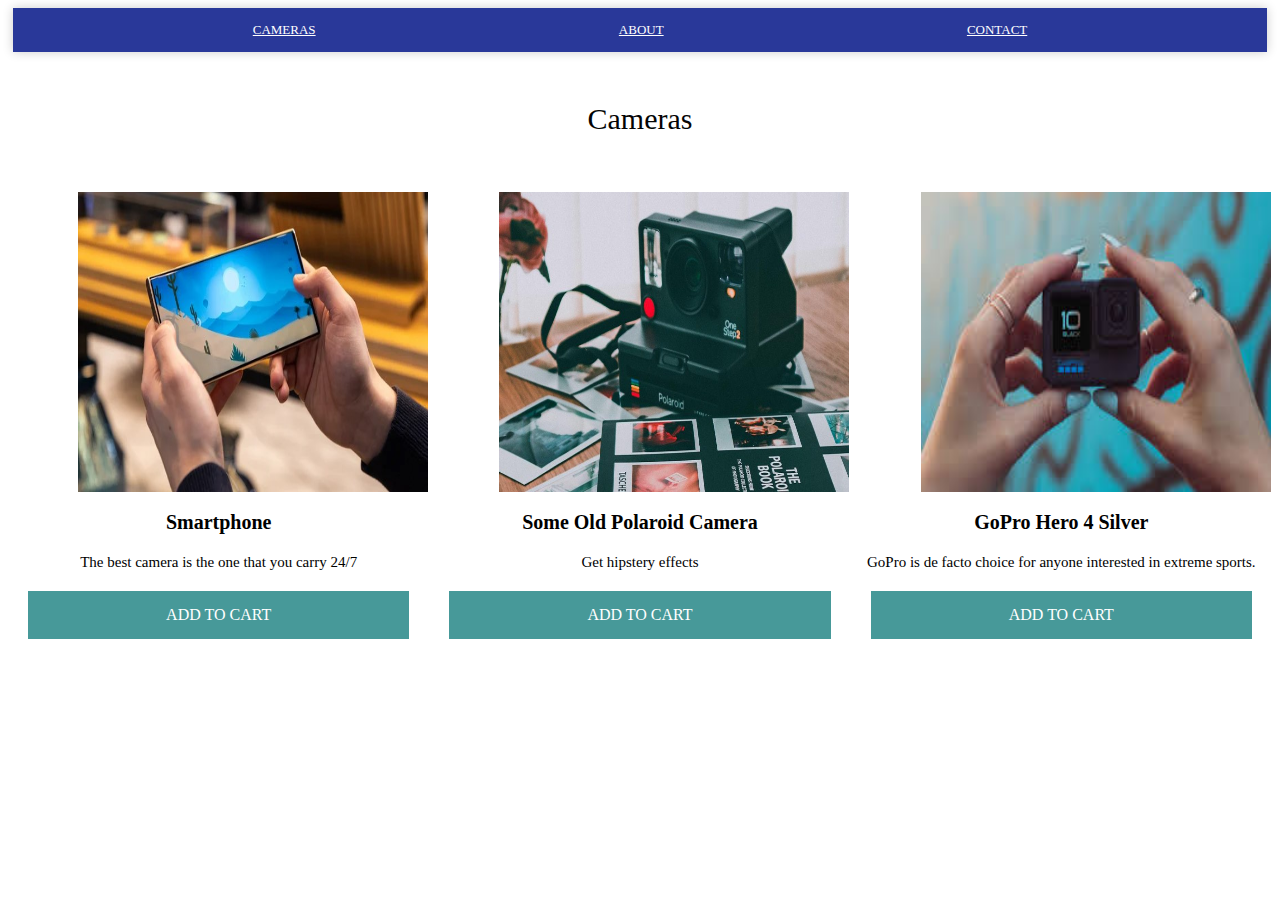
<file: Desarrollo De Aplicaciones/Ejercicio03/index.html>
<!DOCTYPE html>
<html lang="en">
<head>
    <meta charset="UTF-8">
    <meta name="viewport" content="width=device-width, initial-scale=1.0">
    <link rel="stylesheet" href="style.css">
    <title>Document</title>
</head>
<body>
    <nav>
        <ul>
            <li><a href="#">CAMERAS</a></li>
            <li><a href="#">ABOUT</a></li>
            <li><a href="#">CONTACT</a></li>
        </ul>
    </nav>
    <h1>Cameras</h1>
    <section class="grid-container">
        <div class="img-container"> 
            <img src="smartphone.jpg" alt="Descripción de la imagen">
            <p class="tituloImagen">Smartphone</p>
            <p class="DescripcionImagen">The best camera is the one that you carry 24/7</p>
            <p class="agregarVenta">ADD TO CART</p>
        </div>
        <div class="img-container"> 
            <img src="polaroid-cameras.jpg" alt="Descripción de la imagen">
            <p class="tituloImagen">Some Old Polaroid Camera </p>
            <p class="DescripcionImagen">Get hipstery effects</p>
            <p class="agregarVenta">ADD TO CART</p>
        </div>
        
        <div class="img-container"> 
            <img src="gopro.jpg" alt="Descripción de la imagen">
            <p class="tituloImagen">GoPro Hero 4 Silver</p>
            <p class="DescripcionImagen">GoPro is de facto choice for anyone interested in extreme sports.</p>
            <p class="agregarVenta">ADD TO CART</p>
        </div>
    </section>
</body>
</html>
</file>
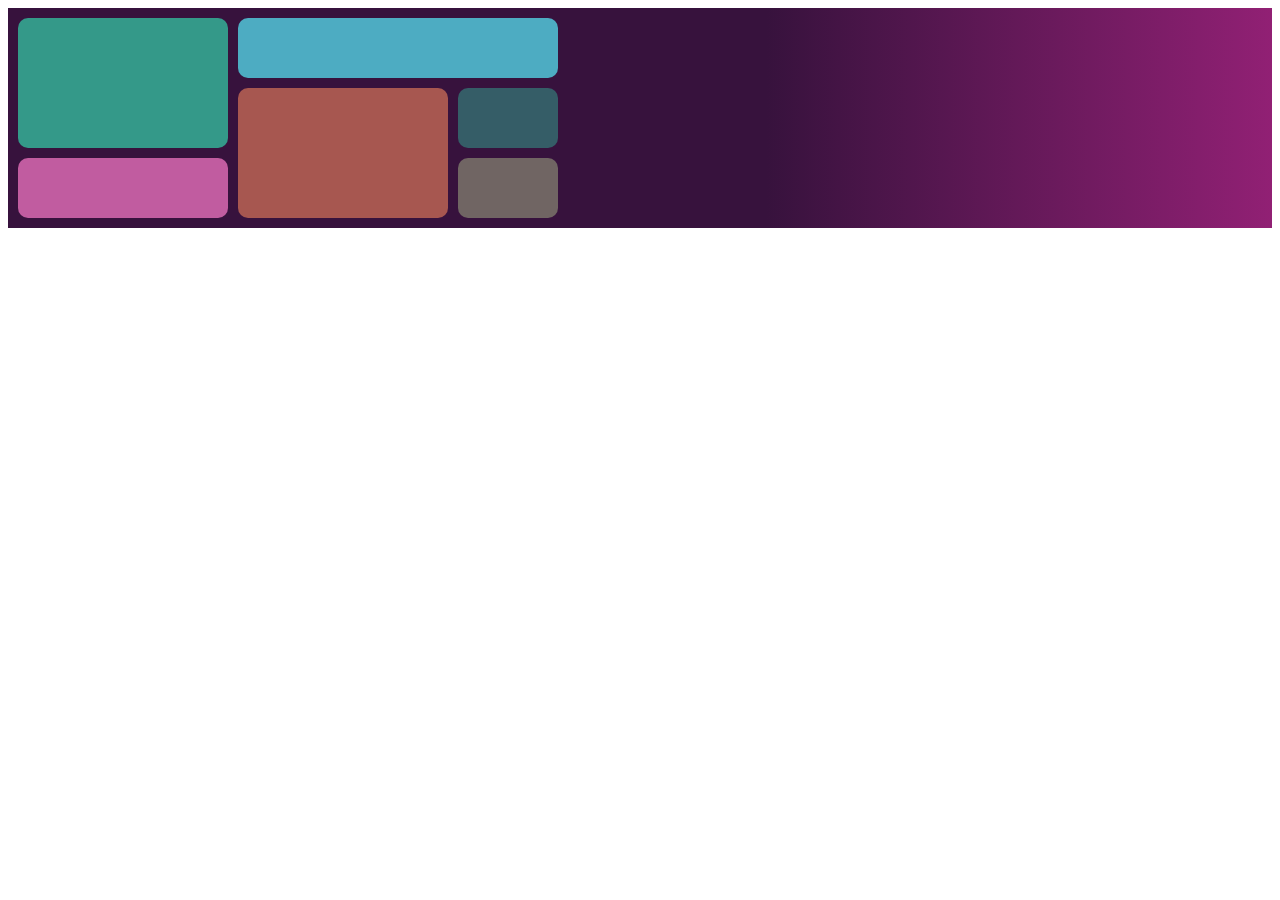
<file: Desarrollo De Aplicaciones/Ejercicio04/index.html>
<!DOCTYPE html> 
<html lang="en"> 
<head> 
    <meta charset="UTF-8"> 
    <meta name="viewport" content="width=device-width, initial-scale=1.0"> 
    <title>View</title> 
    <link rel="stylesheet" href="style.css"> 
</head> 
<body> 
       <div class="grid-container"> 
        <div class="block1">  </div> 
        <div class="block2">  </div> 
        <div class="block3">  </div> 
        <div class="block4">  </div> 
        <div class="block5">  </div> 
        <div class="block6">  </div> 
       </div> 
</body> 
</html>
</file>
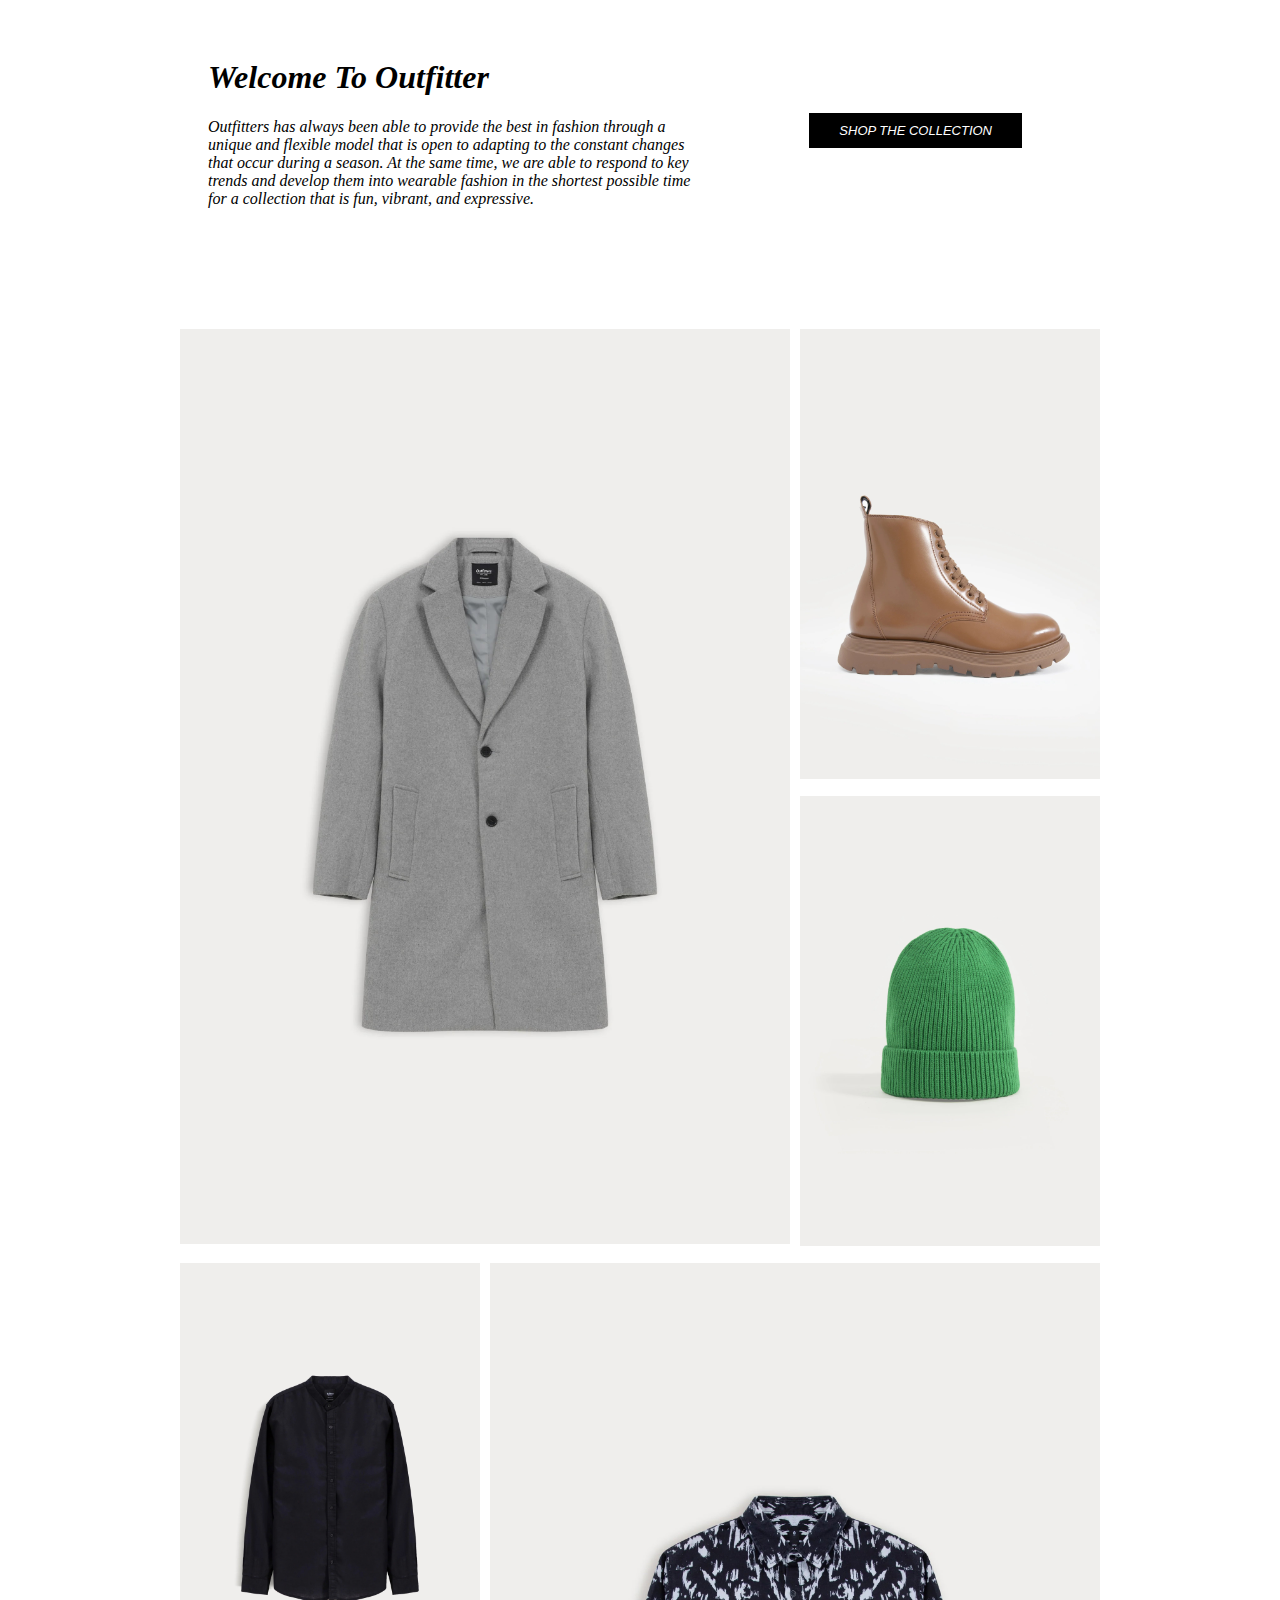
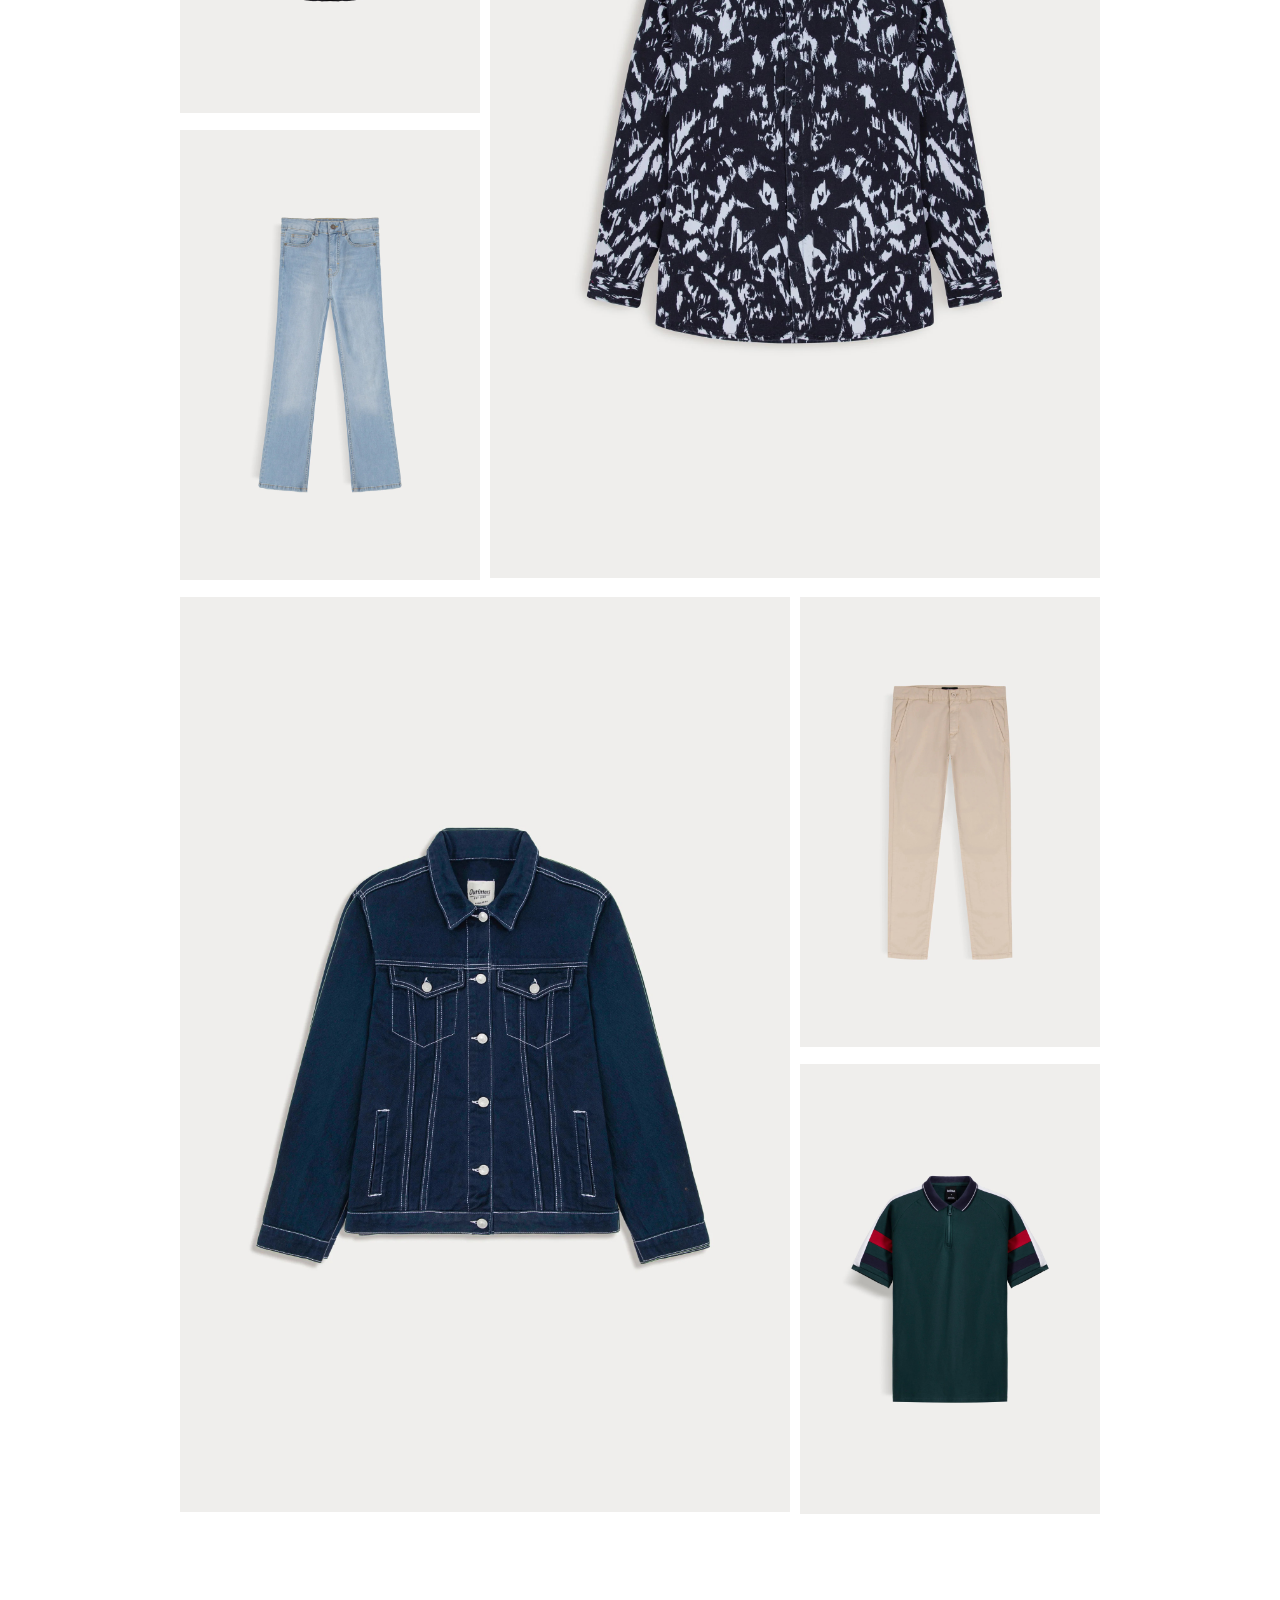
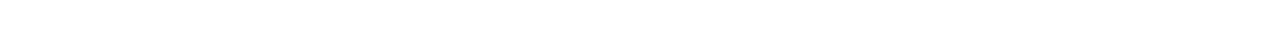
<file: Desarrollo De Aplicaciones/Ejercicio05/index.html>
<!DOCTYPE html>
<html lang="en">
<head>
    <meta charset="UTF-8">
    <meta name="viewport" content="width=device-width, initial-scale=1.0">
    <link rel="stylesheet" href="style.css">
    <title>Document</title>
</head>
<body>
    <section class="titulo">
        <div class="bienvenida">
        <h1>Welcome To Outfitter</h1>
        <p>Outfitters has always been able to provide the best in fashion through a unique and flexible model that is open to 
            adapting to the constant changes that occur during a season. At the same time, we are able to respond to key trends 
            and develop them into wearable fashion in the shortest possible time for a collection that is fun, vibrant, and expressive.</p>
        </div>
        <div><p class="boton">SHOP THE COLLECTION</p></div>
    </section>

    <div class="grid-container">
        <div class="saco"><img src="saco.jpg" alt="Descripción de la imagen"></div>
        <div class="zapato"><img src="shoes1.jpg" alt="Descripción de la imagen"></div>
        <div class="gorro"><img src="gorro.jpg" alt="Descripción de la imagen"></div>
        <div class="T-shirt2"> <img src="T-shirt2.jpg" alt="Descripción de la imagen"></div>
        <div class="jeans"> <img src="jeans.jpg" alt="Descripción de la imagen"></div>
        <div class="shirt"><img src="shirt.jpg" alt="Descripción de la imagen"></div>
        <div class="jacket"><img src="jacket.jpg" alt="Descripción de la imagen"></div>
        <div class="pants"><img src="pants.jpg" alt="Descripción de la imagen"></div>
        <div class="T-shirt"><img src="T-shirt.jpg" alt="Descripción de la imagen"></div>
    </div>
</body>
</html>
</file>
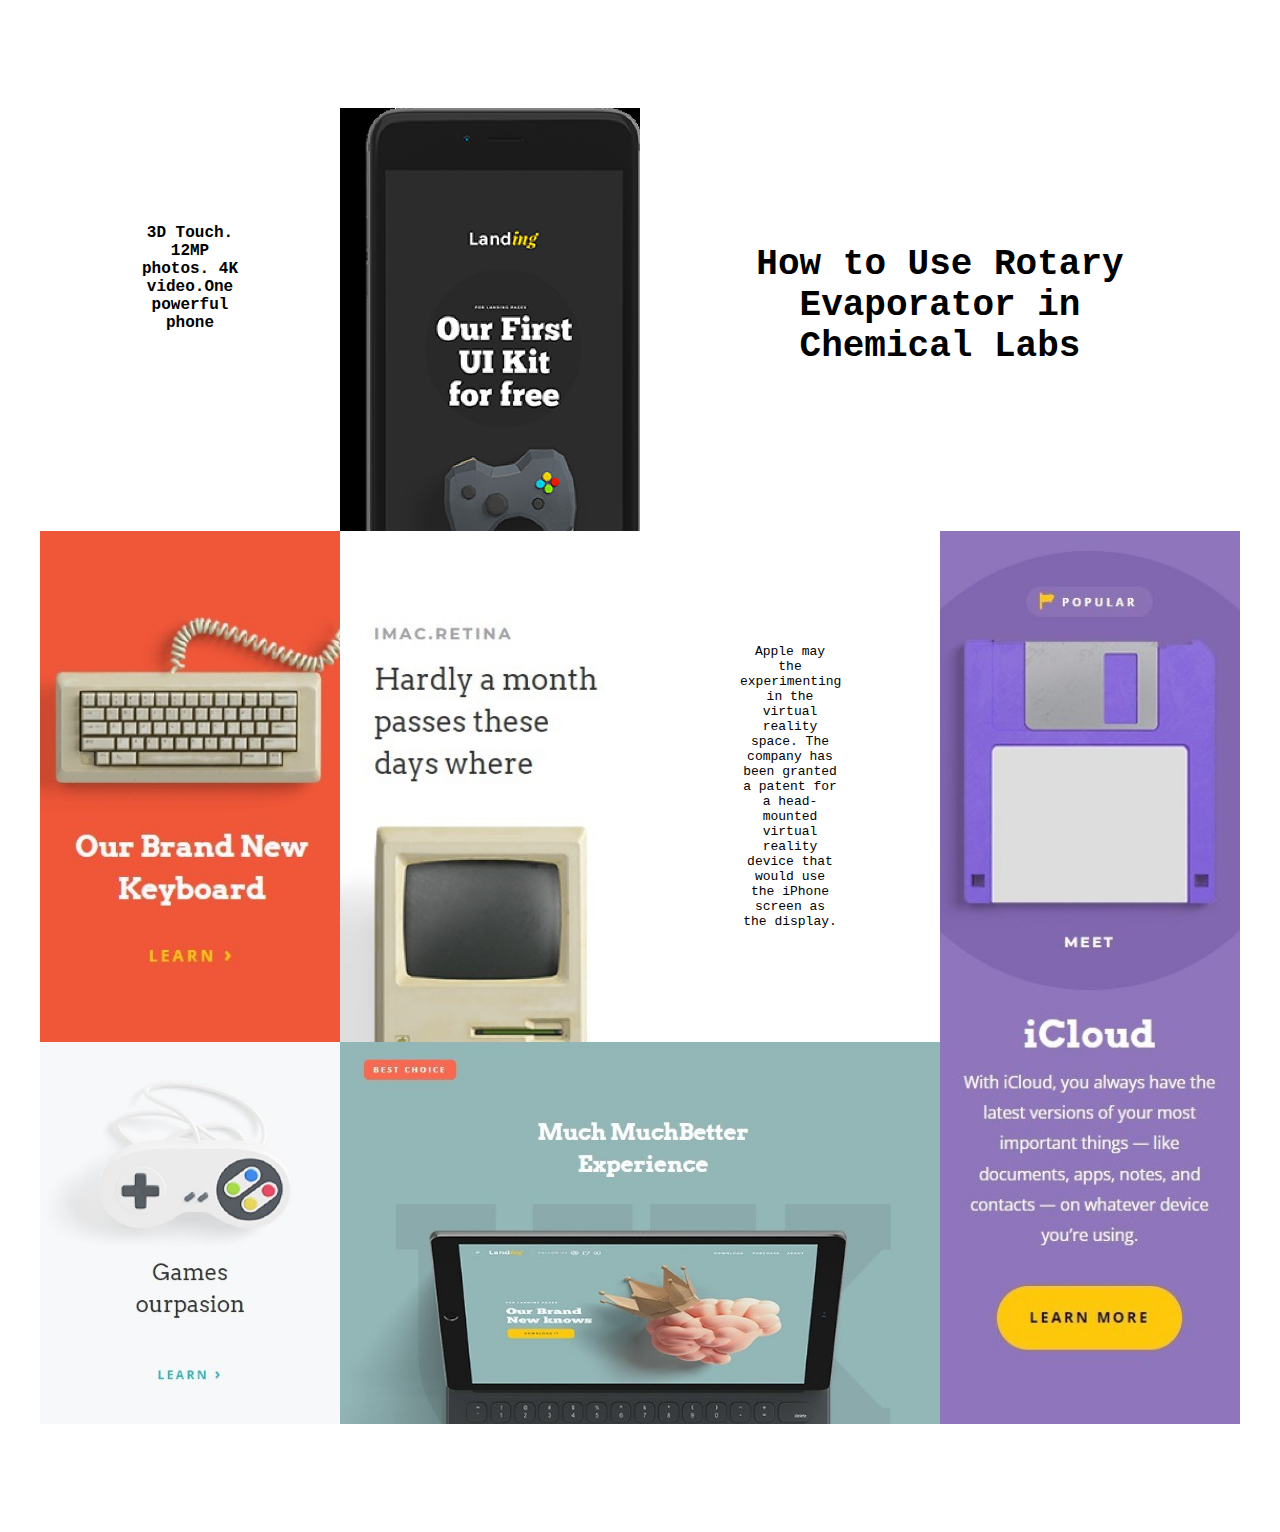
<file: Desarrollo De Aplicaciones/Ejercicio06/index.html>
<!DOCTYPE html>
<html lang="en">
<head>
    <meta charset="UTF-8">
    <meta name="viewport" content="width=device-width, initial-scale=1.0">
    <link rel="stylesheet" href="style.css">
    <title>Document</title>
</head>
<body>
    <div class="grid-container">
        <div class="bloque1"><p>3D Touch. 12MP photos. 4K video.One powerful phone</p></div>
        <div class="videojuego"><img src="videojuego.jpg" alt="Descripción de la imagen"></div>
        <div class="bloque3"><p>How to Use Rotary Evaporator in Chemical Labs</p></div>
        <div class="teclado"> <img src="teclado.jpg".jpg" alt="Descripción de la imagen"></div>
        <div class="televisor"> <img src="televisor.jpg" alt="Descripción de la imagen"></div>
        <div class="bloque6"><p>Apple may the experimenting in the virtual reality space. The company has been granted a patent for a 
            head-mounted virtual reality device that would use the iPhone screen as the display.</p></div>
        <div class="mando"><img src="mando.jpg" alt="Descripción de la imagen"></div>
        <div class="laptop"><img src="laptop.jpg" alt="Descripción de la imagen"></div>
        <div class="disquete"><img src="disquete.jpg" alt="Descripción de la imagen"></div>
    </div>
</body>
</html>
</file>
<file: Desarrollo De Aplicaciones/Ejercicio03/style.css>
nav{
    margin: 5px; 
    padding: 1.2px; 
    background-color: #293899; 
    font-size: small;
    box-shadow: 0 0 10px rgba(0, 0, 0, 0.2);
}
ul{
    text-align: center;
    padding: 0;
}
li{
    display: inline; 
    margin-inline: 150px; 
    color: white;
}
a{
    color: white;
}

h1{
    background-size: cover;
    color:rgb(4, 4, 4);
    padding: 30px;
    font-family:'Gill Sans', 'Gill Sans MT', 'Calibri', 'Trebuchet MS', ;
    font-size: 30px;
    text-align: center;
    font-weight: lighter;
}
img{
    height: 300px; 
    width: 350px;
    padding: 20px;
}

.grid-container {
    display: flex;
    justify-content: center;
    align-items: center;
}

.img-container{
    text-align: center;
}

.img-container img{
    max-width: 100%;
    max-height: 100%;
    padding: 5px 90px 5px 70px;
}

.tituloImagen{
    font-size: 20px;
    font-weight: bold;
    margin-top: 10px; /* Agrega espacio entre la imagen y el texto */
}

.DescripcionImagen{
    text-align: center;
    font-size: 15px;
    font-weight: lighter;
}

.agregarVenta{
    padding: 15px;
    margin: 20px;
    background-color: rgb(71, 153, 153);
    color: white;
}

@media only screen and (max-width:900px) {
    li{
        display: inline; 
        margin-inline: 50px; 
        color: white;
    }
    
    .grid-container {
        display: grid;
        grid-template-columns: repeat(2, 1fr); 
    }
    .DescripcionImagen{
        text-align: center;
        font-size: 15px;
        font-weight: lighter;
    }
    .img-container img{
        max-width: 100%;
        max-height: 100%;
        padding: 5px 20px 5px 20px;
    }
    
}

@media only screen and (max-width: 480px) {
    li{
        display: inline; 
        margin-inline: 15px; 
        color: white;
    }
    
    .grid-container {
        display: grid;
        grid-template-columns: repeat(1, 1fr);   
        flex-wrap: wrap;    
    }
    .img-container img {
        max-width: 100%;
        max-height: 100%;
    }
}
</file>
<file: Desarrollo De Aplicaciones/Ejercicio04/style.css>
.grid-container{ 
    display: grid; 
    grid-template-columns: 100px 100px 100px 100px 100px; 
    gap: 10px; /*ENTRE LINEAS*/ 
    background: -webkit-linear-gradient(left,#37123D 60%, #912074);   
    padding: 10px; /*BORDE TOTAL*/ 
} 
 
.grid-container > div{ 
    text-align: center; 
    padding: 30px 0; /*ANCHO*/ 
    font-size: large; 
    border-radius: 10px; 
} 
 
.block1{ 
    grid-column-start: 1; 
    grid-column-end: 3; 
    grid-row-start: 1; 
    grid-row-end: 3; 
    background-color: #349989; 
} 
 
.block2{ 
    grid-column-start: 3; 
    grid-column-end: 6; 
    background-color: #4DACC2; 
} 
 
.block3{  
    grid-column-start: 1; 
    grid-column-end: 3; 
    grid-row-start: 3; 
    grid-row-end: 4; 
    background-color: #C15CA0; 
} 
 
.block4{ 
    grid-column-start: 3; 
    grid-column-end: 5; 
    grid-row-start: 2; 
    grid-row-end: 4; 
    background-color: #A75750; 
} 
 
.block5{ 
    background-color: #355D67; 
} 
 
.block6{ 
    background-color: #706563; 
}
</file>
<file: Desarrollo De Aplicaciones/Ejercicio05/style.css>
.titulo{
    padding: 30px 250px 5px 200px;
    display: flex; 
    flex-direction: row; 
    align-items: center;
    font-style: italic;
}

.boton{
    background-color: black;
    color: rgb(255, 255, 255);
    margin-left: 100px;
    font-family:'Lucida Sans', 'Lucida Sans Regular', 'Lucida Grande', 'Lucida Sans Unicode', Geneva, Verdana, sans-serif;
    font-size: small; 
    padding: 10px 30px;
    white-space: nowrap;
}

.grid-container {
    display: grid;
    gap: 10px;
    padding: 100px;
    grid-template-columns: 300px 300px 300px; 
    justify-content: center; /* Centrar horizontalmente */
    align-content: center; /* Centrar verticalmente */
    max-width: 800px; /* Ancho máximo del grid */
    margin: 0 auto; /* Centrar el grid horizontalmente en la página */
  }
  
  .grid-container  div {
    background-color: rgba(255, 255, 255, 0.8);
    text-align: center;
    font-size: 30px;
  }
  .grid-container img{
      width: 100%;
      height: auto;
  }
.saco{
    grid-column-start: 1;
    grid-column-end: 3;
    grid-row-start: 1;
    grid-row-end: 3;
}
.shirt{
    grid-column-start: 2;
    grid-column-end: 4;
    grid-row-start: 3;
    grid-row-end: 5;
}
.jacket{
    grid-column-start: 1;
    grid-column-end: 3;
    grid-row-start: 5;
    grid-row-end: 7;
}
</file>
<file: Desarrollo De Aplicaciones/Ejercicio06/style.css>
.grid-container {
    display: grid;
    padding: 100px;
    grid-template-columns: 300px 300px 300px 300px; 
    justify-content: center; /* Centrar horizontalmente */
    align-content: center; /* Centrar verticalmente */
    max-width: 800px; /* Ancho máximo del grid */
    margin: 0 auto; /* Centrar el grid horizontalmente en la página */
  }
  
  .grid-container  div {
    background-color: rgba(255, 255, 255, 0.8);
    text-align: center;
    font-size: 30px;
  }
  .grid-container img{
    width: 100%;
    height: auto;
    object-fit: cover; 
}
.bloque1{
    grid-column-start: 1;
    grid-column-end: 2;
    grid-row-start: 1;
    grid-row-end: 2;
}
.bloque1 p{
    text-align: center;
    padding: 100px;
    align-content: center;
    font-size: medium;
    font-weight: bold;
    font-family: 'Courier New', Courier, monospace;
    max-width: 100%;
    max-height: 100%;
}
.videojuego{
    grid-column-start: 2;
    grid-column-end: 3;
    grid-row-start: 1;
    grid-row-end: 2;
}
.bloque3{
    grid-column-start: 3;
    grid-column-end: 5;
    grid-row-start: 1;
    grid-row-end: 2;
}
.bloque3 p{
    text-align: center;
    padding: 100px;
    align-content: center;
    font-size: larger;
    font-weight: bold;
    font-family: 'Courier New', Courier, monospace;
    max-width: 100%;
    max-height: 100%;
}
.teclado{
    grid-column-start: 1;
    grid-column-end: 2;
    grid-row-start: 2;
    grid-row-end: 3;
}
.televisor{
    grid-column-start: 2;
    grid-column-end: 3;
    grid-row-start: 2;
    grid-row-end: 3;    
}
.bloque6{
    grid-column-start: 3;
    grid-column-end: 4;
    grid-row-start: 2;
    grid-row-end: 3;
}
.bloque6 p{
    text-align: center;
    padding: 100px;
    align-content: center;
    font-size: small;
    font-family: 'Courier New', Courier, monospace;
    max-width: 100%;
    max-height: 100%;
}
.mando{
    grid-column-start: 1;
    grid-column-end: 2;
    grid-row-start: 3;
    grid-row-end: 4;
}
.laptop{
    grid-column-start: 2;
    grid-column-end: 4;
    grid-row-start: 3;
    grid-row-end: 4;
}
.disquete{
    grid-column-start: 4;
    grid-column-end: 5;
    grid-row-start: 2;
    grid-row-end: 4;
}

.grid-container img{
    width: 100%;
    height: 100%;
}

@media only screen and (max-width:900px) {
    .grid-container {
        display: grid;
        padding: 100px;
        grid-template-columns: 300px 300px; 
        justify-content: center; /* Centrar horizontalmente */
        align-content: center; /* Centrar verticalmente */
        max-width: 800px; /* Ancho máximo del grid */
        margin: 0 auto; /* Centrar el grid horizontalmente en la página */
      }
      .grid-container img{
        width: 100%;
        height: auto;
        object-fit: cover; 
    }
    .bloque1{
        grid-column-start: 1;
        grid-column-end: 2;
        grid-row-start: 2;
        grid-row-end: 3;
    }

    .videojuego{
        grid-column-start: 2;
        grid-column-end: 3;
        grid-row-start: 2;
        grid-row-end: 3;
    }
    .bloque3{
        grid-column-start: 1;
        grid-column-end: 4;
        grid-row-start: 1;
        grid-row-end: 2;
    }
    
    .teclado{
        grid-column-start: 1;
        grid-column-end: 2;
        grid-row-start: 4;
        grid-row-end: 5;
    }
    .televisor{
        grid-column-start: 1;
        grid-column-end: 2;
        grid-row-start: 5;
        grid-row-end: 6;    
    }
    .bloque6{
        grid-column-start: 3;
        grid-column-end: 4;
        grid-row-start: 2;
        grid-row-end: 3;
    }
    
    .mando{
        grid-column-start: 1;
        grid-column-end: 2;
        grid-row-start: 6;
        grid-row-end: 7;
    }
    .laptop{
        grid-column-start: 1;
        grid-column-end: 4;
        grid-row-start: 3;
        grid-row-end: 4;
    }
    .disquete{
        grid-column-start: 2;
        grid-column-end: 4;
        grid-row-start: 4;
        grid-row-end: 7;
    }
    .grid-container img{
        width: 100%;
        height: auto;
        object-fit: cover; 
    }
}
</file>
